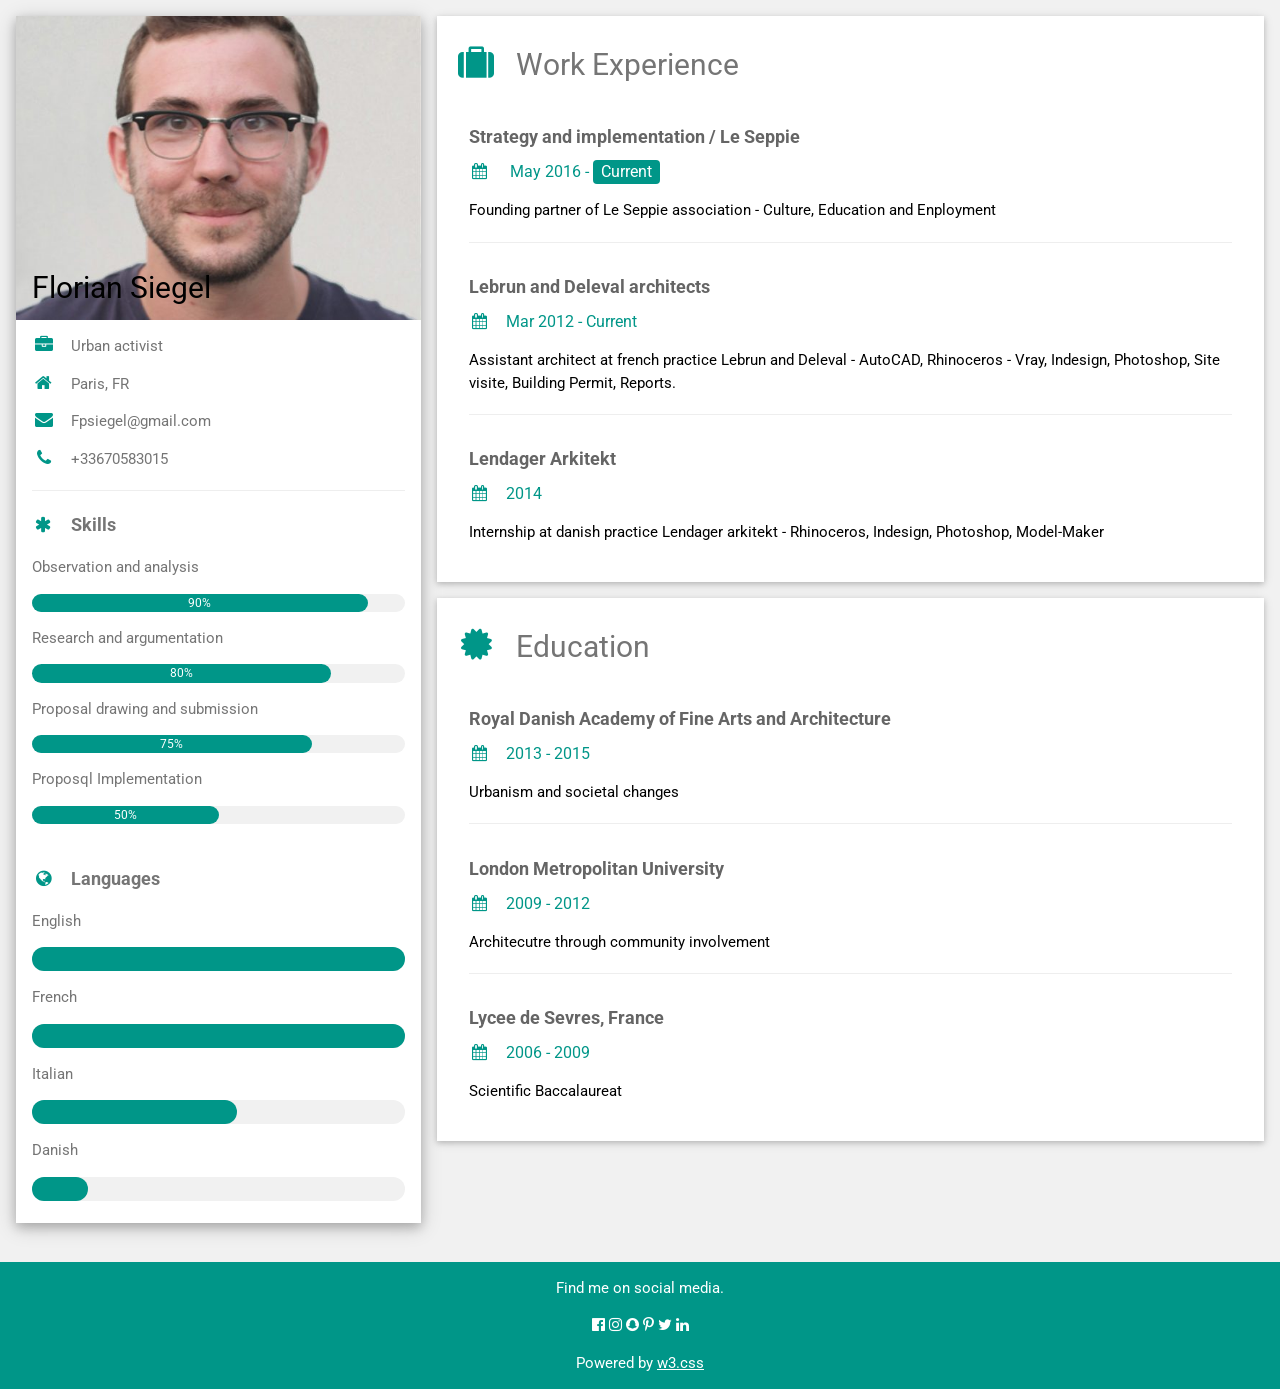
<file: cv_example.html>
<!DOCTYPE html>
<html>
<title>WFlorian Siegel - CV</title>
<meta charset="UTF-8">
<meta name="viewport" content="width=device-width, initial-scale=1">
<link rel="stylesheet" href="https://www.w3schools.com/w3css/4/w3.css">
<link rel='stylesheet' href='https://fonts.googleapis.com/css?family=Roboto'>
<link rel="stylesheet" href="https://cdnjs.cloudflare.com/ajax/libs/font-awesome/4.7.0/css/font-awesome.min.css">
<style>
html,body,h1,h2,h3,h4,h5,h6 {font-family: "Roboto", sans-serif}
</style>
<body class="w3-light-grey">

<!-- Page Container -->
<div class="w3-content w3-margin-top" style="max-width:1400px;">

  <!-- The Grid -->
  <div class="w3-row-padding">
  
    <!-- Left Column -->
    <div class="w3-third">
    
      <div class="w3-white w3-text-grey w3-card-4">
        <div class="w3-display-container">
          <img src="images/florian_pic.jpg" style="width:100%" alt="Avatar">
          <div class="w3-display-bottomleft w3-container w3-text-black">
            <h2>Florian Siegel</h2>
          </div>
        </div>
        <div class="w3-container">
          <p><i class="fa fa-briefcase fa-fw w3-margin-right w3-large w3-text-teal"></i>Urban activist</p>
          <p><i class="fa fa-home fa-fw w3-margin-right w3-large w3-text-teal"></i>Paris, FR</p>
          <p><i class="fa fa-envelope fa-fw w3-margin-right w3-large w3-text-teal"></i>Fpsiegel@gmail.com</p>
          <p><i class="fa fa-phone fa-fw w3-margin-right w3-large w3-text-teal"></i>+33670583015</p>
          <hr>

          <p class="w3-large"><b><i class="fa fa-asterisk fa-fw w3-margin-right w3-text-teal"></i>Skills</b></p>
          <p>Observation and analysis</p>
          <div class="w3-light-grey w3-round-xlarge w3-small">
            <div class="w3-container w3-center w3-round-xlarge w3-teal" style="width:90%">90%</div>
          </div>
          <p>Research and argumentation</p>
          <div class="w3-light-grey w3-round-xlarge w3-small">
            <div class="w3-container w3-center w3-round-xlarge w3-teal" style="width:80%">
              <div class="w3-center w3-text-white">80%</div>
            </div>
          </div>
          <p>Proposal drawing and submission</p>
          <div class="w3-light-grey w3-round-xlarge w3-small">
            <div class="w3-container w3-center w3-round-xlarge w3-teal" style="width:75%">75%</div>
          </div>
          <p>Proposql Implementation</p>
          <div class="w3-light-grey w3-round-xlarge w3-small">
            <div class="w3-container w3-center w3-round-xlarge w3-teal" style="width:50%">50%</div>
          </div>
          <br>

          <p class="w3-large w3-text-theme"><b><i class="fa fa-globe fa-fw w3-margin-right w3-text-teal"></i>Languages</b></p>
          <p>English</p>
          <div class="w3-light-grey w3-round-xlarge">
            <div class="w3-round-xlarge w3-teal" style="height:24px;width:100%"></div>
          </div>
          <p>French</p>
          <div class="w3-light-grey w3-round-xlarge">
            <div class="w3-round-xlarge w3-teal" style="height:24px;width:100%"></div>
          </div>
          <p>Italian</p>
          <div class="w3-light-grey w3-round-xlarge">
            <div class="w3-round-xlarge w3-teal" style="height:24px;width:55%"></div>
          </div>
          <p>Danish</p>
          <div class="w3-light-grey w3-round-xlarge">
            <div class="w3-round-xlarge w3-teal" style="height:24px;width:15%"></div>
          </div>
          <br>
        </div>
      </div><br>

    <!-- End Left Column -->
    </div>

    <!-- Right Column -->
    <div class="w3-twothird">
    
      <div class="w3-container w3-card w3-white w3-margin-bottom">
        <h2 class="w3-text-grey w3-padding-16"><i class="fa fa-suitcase fa-fw w3-margin-right w3-xxlarge w3-text-teal"></i>Work Experience</h2>
        <div class="w3-container">
          <h5 class="w3-opacity"><b> Strategy and implementation / Le Seppie</b></h5>
          <h6 class="w3-text-teal"><i class="fa fa-calendar fa-fw w3-margin-right"></i> May 2016 - <span class="w3-tag w3-teal w3-round">Current</span></h6>
          <p> Founding partner of Le Seppie association - Culture, Education and Enployment</p>
          <hr>
        </div>
        <div class="w3-container">
          <h5 class="w3-opacity"><b>Lebrun and Deleval architects</b></h5>
          <h6 class="w3-text-teal"><i class="fa fa-calendar fa-fw w3-margin-right"></i>Mar 2012 - Current</h6>
          <p>Assistant architect at french practice Lebrun and Deleval - AutoCAD, Rhinoceros - Vray, Indesign, Photoshop, Site visite, Building Permit, Reports. </p>
          <hr>
        </div>
        <div class="w3-container">
          <h5 class="w3-opacity"><b>Lendager Arkitekt</b></h5>
          <h6 class="w3-text-teal"><i class="fa fa-calendar fa-fw w3-margin-right"></i>2014</h6>
          <p>Internship at danish practice Lendager arkitekt - Rhinoceros, Indesign, Photoshop, Model-Maker </p><br>
        </div>
      </div>

      <div class="w3-container w3-card w3-white">
        <h2 class="w3-text-grey w3-padding-16"><i class="fa fa-certificate fa-fw w3-margin-right w3-xxlarge w3-text-teal"></i>Education</h2>
        <div class="w3-container">
          <h5 class="w3-opacity"><b>Royal Danish Academy of Fine Arts and Architecture</b></h5>
          <h6 class="w3-text-teal"><i class="fa fa-calendar fa-fw w3-margin-right"></i>2013 - 2015</h6>
          <p>Urbanism and societal changes</p>
          <hr>
        </div>
        <div class="w3-container">
          <h5 class="w3-opacity"><b>London Metropolitan University</b></h5>
          <h6 class="w3-text-teal"><i class="fa fa-calendar fa-fw w3-margin-right"></i>2009 - 2012</h6>
          <p>Architecutre through community involvement</p>
          <hr>
        </div>
        <div class="w3-container">
          <h5 class="w3-opacity"><b>Lycee de Sevres, France</b></h5>
          <h6 class="w3-text-teal"><i class="fa fa-calendar fa-fw w3-margin-right"></i>2006 - 2009</h6>
          <p>Scientific Baccalaureat</p><br>
        </div>
      </div>

    <!-- End Right Column -->
    </div>
    
  <!-- End Grid -->
  </div>
  
  <!-- End Page Container -->
</div>

<footer class="w3-container w3-teal w3-center w3-margin-top">
  <p>Find me on social media.</p>
  <i class="fa fa-facebook-official w3-hover-opacity"></i>
  <i class="fa fa-instagram w3-hover-opacity"></i>
  <i class="fa fa-snapchat w3-hover-opacity"></i>
  <i class="fa fa-pinterest-p w3-hover-opacity"></i>
  <i class="fa fa-twitter w3-hover-opacity"></i>
  <i class="fa fa-linkedin w3-hover-opacity"></i>
  <p>Powered by <a href="https://www.w3schools.com/w3css/default.asp" target="_blank">w3.css</a></p>
</footer>

</body>
</html>
</file>
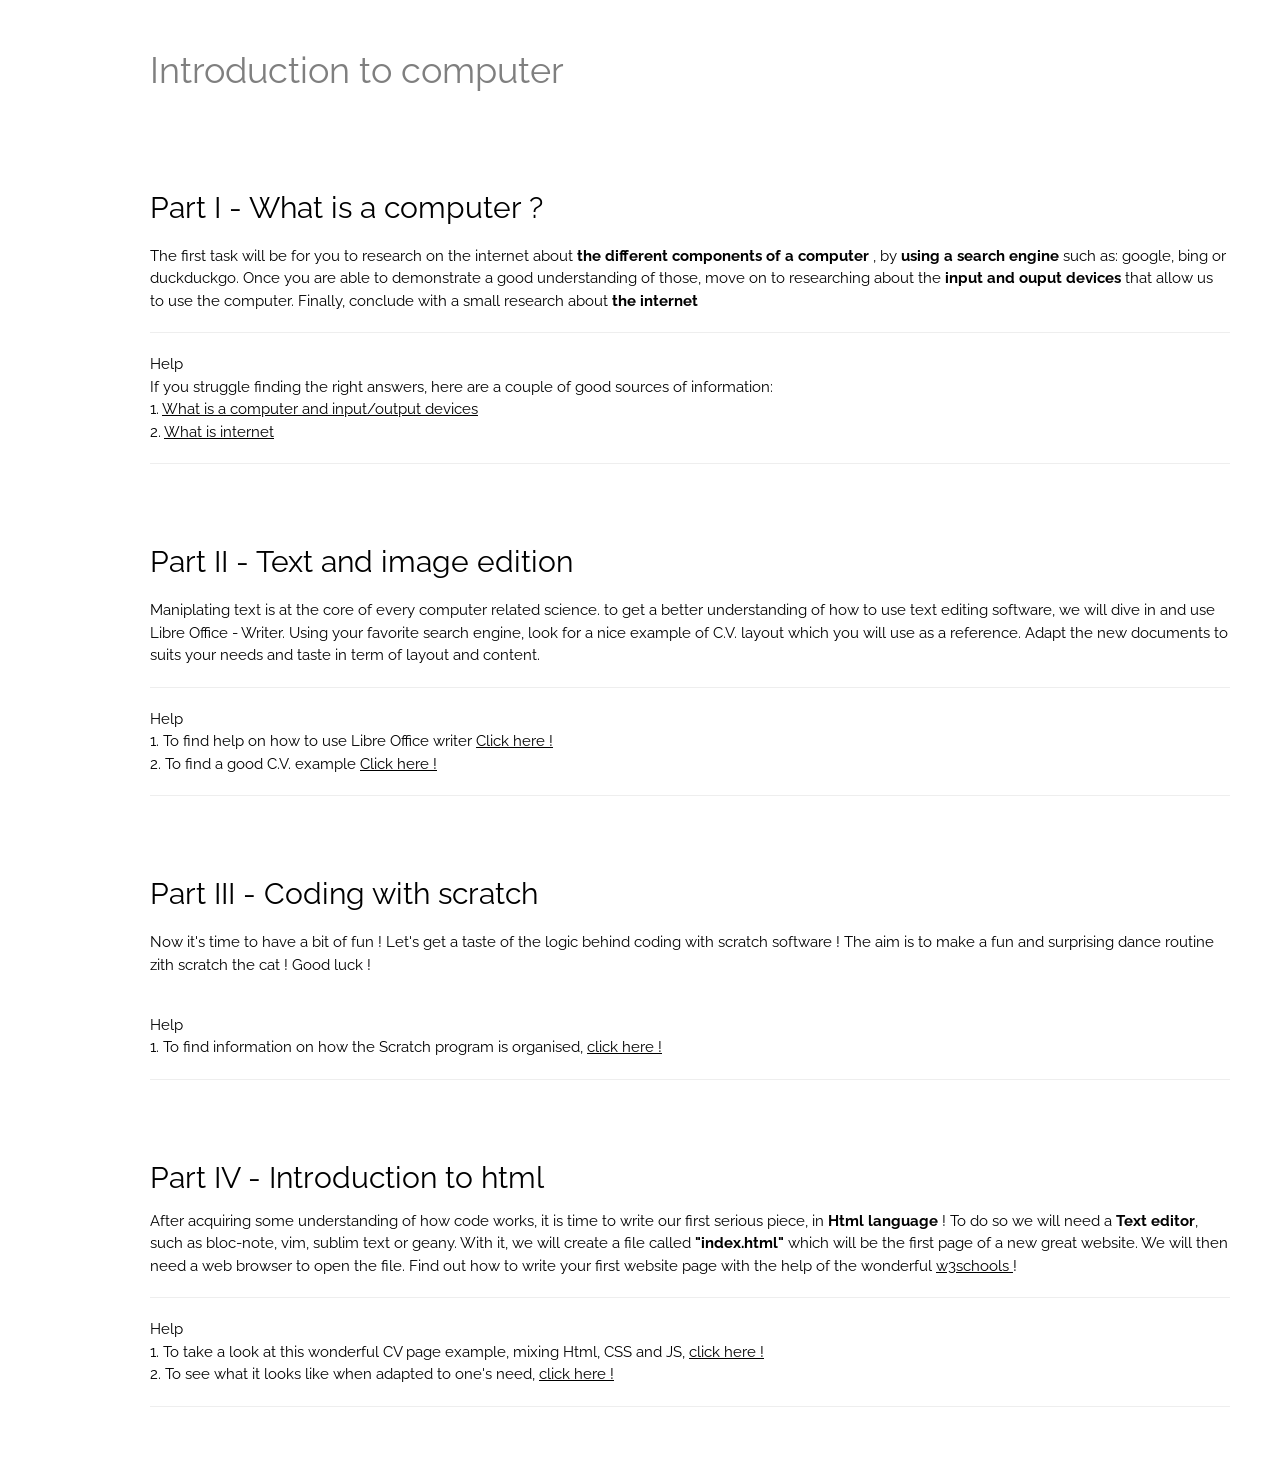
<file: intro_pc.html>
<head>
     <title> Introduction to computer </title>
     <meta charset="UTF-8">
     <meta name="description" content="Learn how to get started with computers">
    <meta name="keywords" content="Seppie,Seppie lab, html, css, larivoluzionedelleseppie, raspberrypi3, pi3, education, calabria, amantea">
    <meta name="author" content="Florian Siegel">
    <meta name="viewport" content="width=device-width, initial-scale=1.0">
    <meta property="og:title" content="The Seppie Lab">
    <meta property="og:description" content="A space for education and work on the edge of global economy.">
    <meta property="og:image" content="http://floriansiegel.com/wp-content/uploads/2017/12/Seppie_thumb2.jpg">
    <meta property="og:url" content="seppielab.tk">
    <meta name="twitter:title" content="The Seppie Lab">
    <meta name="twitter:description" content="A space for education and work on the edge of global economy.">
    <meta name="twitter:image" content="http://floriansiegel.com/wp-content/uploads/2017/12/Seppie_thumb2.jpg">
    <meta name="twitter:card" content="summary_large_image">
    <link rel="apple-touch-icon" sizes="180x180" href="/apple-touch-icon.png">
    <link rel="icon" type="image/png" sizes="16x16" href="/favicon-16x16.png">
    <link rel="icon" type="image/png" sizes="32x32" href="/favicon-32x32.png">
    <link rel="manifest" href="/manifest.json">
    <link rel="mask-icon" href="/safari-pinned-tab.svg" color="#5bbad5">
<link rel="stylesheet" href="https://www.w3schools.com/w3css/4/w3.css">
<link rel="stylesheet" href="https://fonts.googleapis.com/css?family=Raleway">
<link rel="stylesheet" href="https://cdnjs.cloudflare.com/ajax/libs/font-awesome/4.7.0/css/font-awesome.min.css">
<style>
html,body,h1,h2,h3,h4,h5 {font-family: "Raleway", sans-serif}
.home a {
    text-decoration: none;
}
</style>
</head>
<body>
     <div class="w3-main" style="margin-left:150px;margin-top:43px;margin-right: 50px">
                    <h1 class="home" style="background-color: rgba(255, 255, 255, 0.3); color: rgba(0, 0, 0, 0.5);"><a target="_blank" href="index.html"> Introduction to computer </a></h1>
                    <br><br><br>

<h2> Part I - What is a computer ? </h2>
<p> The first task will be for you to research on the internet about <b>the different components of a computer </b>, 
by <b> using a search engine</b> such as: google, bing or duckduckgo.
Once you are able to demonstrate a good understanding of those, 
move on to researching about the <b> input and ouput devices</b> that allow us to use the computer.
Finally, conclude with a small research about <b> the internet </b> </p>
<hr>
Help 
<br>
If you struggle finding the right answers, here are a couple of good sources of information:
<br>
1. <a href="https://en.wikipedia.org/wiki/Computer_hardware#Input_and_output_peripherals">What is a computer and input/output devices</a>
<br>
2. <a href="https://en.wikipedia.org/wiki/Internet">What is internet</a>
<hr>
     <br>
     <br>
<h2> Part II - Text and image edition </h2>
<p> Maniplating text is at the core of every computer related science.
to get a better understanding of how to use text editing software, we will dive in and use Libre Office - Writer.
Using your favorite search engine, look for a nice example of C.V. layout which you will use as a reference.
Adapt the new documents to suits your needs and taste in term of layout and content.
</p>
<hr>
Help 
<br>
1. To find help on how to use Libre Office writer <a href="https://computers.tutsplus.com/tutorials/getting-started-with-libreoffice-writer--cms-21700"> Click here !</a> <br>
2. To find a good C.V. example <a href="https://www.google.it/search?q=Cv+templates&source=lnms&tbm=isch&sa=X&ved=0ahUKEwi68b6V6ePXAhWHIuwKHdtXCnAQ_AUICigB&biw=1138&bih=590#imgrc=hML1R11CJXAItM:"> Click here !</a> <br>
<hr>
     <br>
     <br>
<h2> Part III - Coding with scratch </h2>
<p> Now it's time to have a bit of fun ! Let's get a taste of the logic behind coding with scratch software !
The aim is to make a fun and surprising dance routine zith scratch the cat ! Good luck ! </p>
<br>
Help 
<br>
1. To find information on how the Scratch program is organised, <a href="https://github.com/raspberrypilearning/getting-started-with-scratch"> click here ! </a>
<hr>
     <br>
     <br>
<h2> Part IV - Introduction to html </h2>
After acquiring some understanding of how code works, it is time to write our first serious piece, in <b> Html language</b> !
To do so we will need a <b> Text editor</b>, such as bloc-note, vim, sublim text or geany. 
With it, we will create a file called <b> "index.html"</b> which will be the first page of a new great website.
We will then need a web browser to open the file. Find out how to write your first website page with the help of the wonderful <a href="https://www.w3schools.com/html/default.asp"> w3schools </a> !
<hr>
Help 
<br>
1. To take a look at this wonderful CV page example, mixing Html, CSS and JS, <a href="https://www.w3schools.com/w3css/tryit.asp?filename=tryw3css_templates_cv&stacked=h"> click here !</a> <br>
2. To see what it looks like when adapted to one's need, <a href="cv_example.html"> click here !</a> 
<hr>
     <br>
     <br>

<!--
intro for html
//https://www.w3.org/MarkUp/Guide/
-->
</div>
</body>
</file>
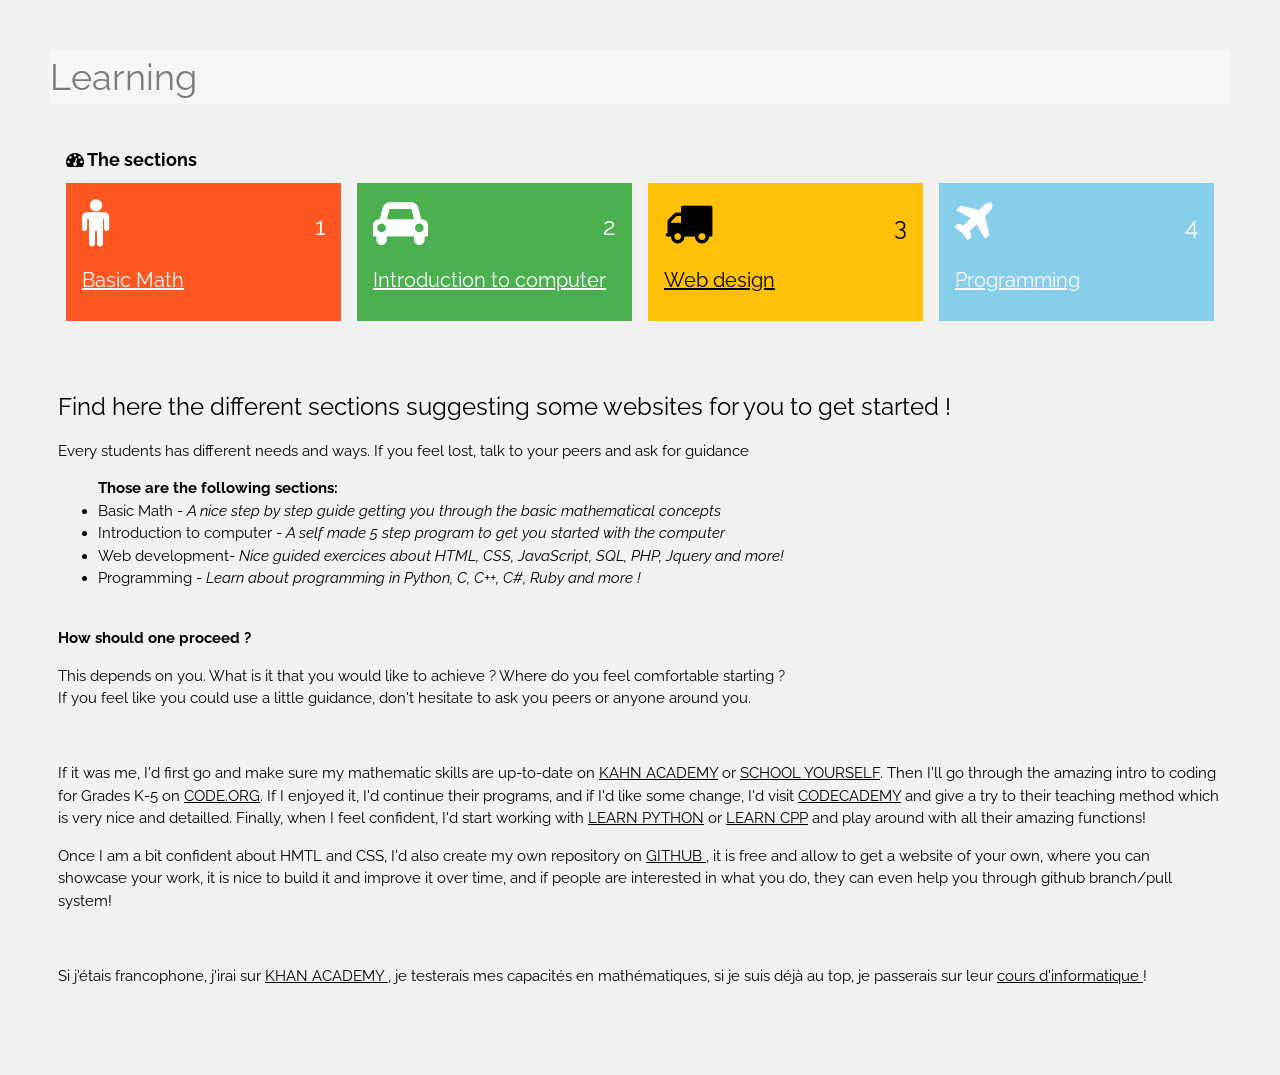
<file: Learning.html>
<head>
  <title> Seppie - Learning </title>
  <meta charset="UTF-8">
  <meta name="description" content="The web face of the Seppie Lab">
    <meta name="keywords" content="Seppie,Seppie lab, html, css, larivoluzionedelleseppie, raspberrypi3, pi3, education, calabria, amantea">
    <meta name="author" content="Florian Siegel">
    <meta name="viewport" content="width=device-width, initial-scale=1.0">
    <meta property="og:title" content="The Seppie Lab">
    <meta property="og:description" content="A space for education and work on the edge of global economy.">
    <meta property="og:image" content="http://floriansiegel.com/wp-content/uploads/2017/12/Seppie_thumb2.jpg">
    <meta property="og:url" content="seppielab.tk">
    <meta name="twitter:title" content="The Seppie Lab">
    <meta name="twitter:description" content="A space for education and work on the edge of global economy.">
    <meta name="twitter:image" content="http://floriansiegel.com/wp-content/uploads/2017/12/Seppie_thumb2.jpg">
    <meta name="twitter:card" content="summary_large_image">
    <link rel="apple-touch-icon" sizes="180x180" href="/apple-touch-icon.png">
    <link rel="icon" type="image/png" sizes="16x16" href="/favicon-16x16.png">
    <link rel="icon" type="image/png" sizes="32x32" href="/favicon-32x32.png">
    <link rel="manifest" href="/manifest.json">
    <link rel="mask-icon" href="/safari-pinned-tab.svg" color="#5bbad5">
<link rel="stylesheet" href="https://www.w3schools.com/w3css/4/w3.css">
<link rel="stylesheet" href="https://fonts.googleapis.com/css?family=Raleway">
<link rel="stylesheet" href="https://cdnjs.cloudflare.com/ajax/libs/font-awesome/4.7.0/css/font-awesome.min.css">
<style>
html,body,h1,h2,h3,h4,h5 {font-family: "Raleway", sans-serif}
.home a {
    text-decoration: none;
}
</style>
</head>
<body class="w3-light-grey">

<body>
 <div class="w3-main" style="margin-left:50px;margin-top:50px;margin-right: 50px;margin-bottom: 50px">
 		<h1 class="home" style="background-color: rgba(255, 255, 255, 0.3); color: rgba(0, 0, 0, 0.5);"><a target="_blank" href="index.html"> Learning </a></h1>
	 <header class="w3-container" style="padding-top:22px">
    <h5><b><i class="fa fa-dashboard"></i> The sections</b></h5>
  </header>
  <div class="w3-row-padding w3-margin-bottom">
    <div class="w3-quarter">
      <div class="w3-container w3-deep-orange w3-padding-16">
        <div class="w3-left"><i class="fa fa-male w3-xxxlarge"></i></div>
        <div class="w3-right">
          <h3>1</h3>
        </div>
        <div class="w3-clear"></div>
        <a target="_blank" href="https://schoolyourself.org/"><h4>Basic Math</h4></a>
      </div>
    </div>
    <div class="w3-quarter">
      <div class="w3-container w3-green w3-padding-16">
        <div class="w3-left"><i class="fa fa-car w3-xxxlarge"></i></div>
        <div class="w3-right">
          <h3>2</h3>
        </div>
        <div class="w3-clear"></div>
        <a target="_blank" href="intro_pc.html"><h4>Introduction to computer</h4></a>
      </div>
    </div>
    <div class="w3-quarter">
      <div class="w3-container w3-amber w3-padding-16">
        <div class="w3-left"><i class="fa fa-truck w3-xxxlarge"></i></div>
        <div class="w3-right">
          <h3>3</h3>
        </div>
        <div class="w3-clear"></div>
        <a target="_blank" href="https://www.codecademy.com"><h4>Web design</h4></a>
      </div>
    </div>
    <div class="w3-quarter">
      <div class="w3-container w3-light-blue w3-text-white w3-padding-16">
        <div class="w3-left"><i class="fa fa-plane w3-xxxlarge"></i></div>
        <div class="w3-right">
          <h3>4</h3>
        </div>
        <div class="w3-clear"></div>
        <A target="_blank" HREF="https://www.learnpython.org/"><h4>Programming</h4></a></A>
      </div>
      <br>
      <br>
      <br>
    </div>
<h3> Find here the different sections suggesting some websites for you to get started ! </h3>
<p> Every students has different needs and ways. If you feel lost, talk to your peers and ask for guidance </p>
<ul><b> Those are the following sections:</b>
  <br>
<li> Basic Math -<em> A nice step by step guide getting you through the basic mathematical concepts</em></li>
<li> Introduction to computer -<em> A self made 5 step program to get you started with the computer</em></li>
<li> Web development-<em> Nice guided exercices about HTML, CSS, JavaScript, SQL, PHP, Jquery and more!</em></li>
<li> Programming -<em> Learn about programming in Python, C, C++, C#, Ruby and more !
</em></li></ul>
<br>
<b> How should one proceed ?</b>

<p> This depends on you. What is it that you would like to achieve ? Where do you feel comfortable starting ? <br> If you feel like you could use a little guidance, don't hesitate to ask you peers or anyone around you. </p>
<br>
<p> If it was me, I'd first go and make sure my mathematic skills are up-to-date on <A target="_blank" HREF="https://www.khanacademy.org/">KAHN ACADEMY</A> or <A target="_blank" HREF="https://schoolyourself.org/">SCHOOL YOURSELF</A>. Then I'll go through the amazing intro to coding for Grades K-5 on <A target="_blank" HREF="https://code.org">CODE.ORG</A>. If I enjoyed it, I'd continue their programs, and if I'd like some change, I'd visit <A target="_blank" HREF="https://www.codecademy.com/">CODECADEMY</A> and give a try to their teaching method which is very nice and detailled. Finally, when I feel confident, I'd start working with <A target="_blank" HREF="https://www.learnpython.org/">LEARN PYTHON</A> or <A target="_blank" HREF="https://www.learncpp.org/">LEARN CPP</A> and play around with all their amazing functions!</p>
<p> Once I am a bit confident about HMTL and CSS, I'd also create my own repository on <A target="_blank" HREF="https://github.com"> GITHUB </A>, it is free and allow to get a website of your own, where you can showcase your work, it is nice to build it and improve it over time, and if people are interested in what you do, they can even help you through github branch/pull system! </p>
<br>
<p> Si j'étais francophone, j'irai sur <A target="_blank" HREF="https://fr.khanacademy.org/math"> KHAN ACADEMY </A>, je testerais mes capacités en mathématiques, si je suis déjà au top, je passerais sur leur <A target="_blank" HREF="https://fr.khanacademy.org/computing/computer-programming"> cours d'informatique </A> !
<br>
<br>
</body>
</file>
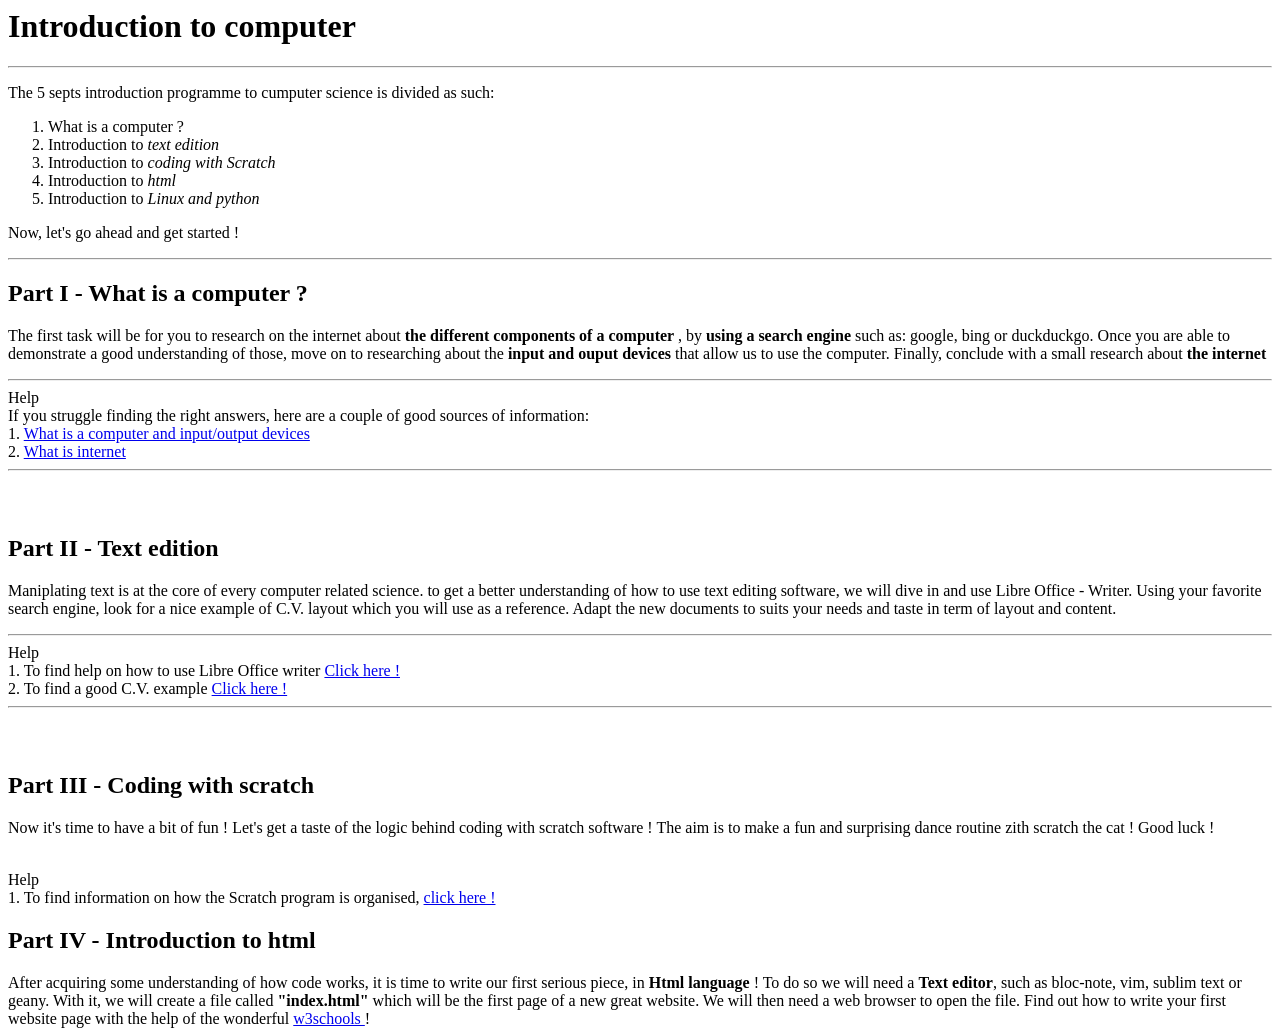
<file: page 01.html>
<head>
	<link rel="shortcut icon" href="images/logo_seppie.jpg">
	<title> Computer course organisation</title>
</head>

<body>
<h1> Introduction to computer </h1>

<hr>

<p> The 5 septs introduction programme to cumputer science is divided as such:</p>

<ol>
<li> What is a computer ?</li>
<li> Introduction to <em>text edition</em></li>
<li> Introduction to <em>coding with Scratch</em></li>
<li> Introduction to <em>html</em></li>
<li> Introduction to <em>Linux and python</em></li></ol>

<p> Now, let's go ahead and get started ! </p>

<hr>

<h2> Part I - What is a computer ? </h2>

<p> The first task will be for you to research on the internet about <b>the different components of a computer </b>, 
by <b> using a search engine</b> such as: google, bing or duckduckgo.
Once you are able to demonstrate a good understanding of those, 
move on to researching about the <b> input and ouput devices</b> that allow us to use the computer.
Finally, conclude with a small research about <b> the internet </b> </p>

<hr>

Help <br>
If you struggle finding the right answers, here are a couple of good sources of information:
<br>
1. <a href="https://en.wikipedia.org/wiki/Computer_hardware#Input_and_output_peripherals">What is a computer and input/output devices</a>
<br>
2. <a href="https://en.wikipedia.org/wiki/Internet">What is internet</a>

<hr>
     <br>
     <br>
     
<h2> Part II - Text edition </h2>

<p> Maniplating text is at the core of every computer related science.
to get a better understanding of how to use text editing software, we will dive in and use Libre Office - Writer.
Using your favorite search engine, look for a nice example of C.V. layout which you will use as a reference.
Adapt the new documents to suits your needs and taste in term of layout and content.</p>

<hr>
Help <br>
1. To find help on how to use Libre Office writer <a href="https://en.wikipedia.org/wiki/Internet"> Click here !</a> <br>
2. To find a good C.V. example <a href="https://en.wikipedia.org/wiki/Internet"> Click here !</a> <br>

<hr>

<br>
<br>

<h2> Part III - Coding with scratch </h2>

<p> Now it's time to have a bit of fun ! Let's get a taste of the logic behind coding with scratch software !
The aim is to make a fun and surprising dance routine zith scratch the cat ! Good luck ! </p>

<br>
Help <br>
1. To find information on how the Scratch program is organised, <a href="https://github.com/raspberrypilearning/getting-started-with-scratch"> click here ! </a>
<br>


<h2> Part IV - Introduction to html </h2>

After acquiring some understanding of how code works, it is time to write our first serious piece, in <b> Html language</b> !
To do so we will need a <b> Text editor</b>, such as bloc-note, vim, sublim text or geany. 
With it, we will create a file called <b> "index.html"</b> which will be the first page of a new great website.
We will then need a web browser to open the file. Find out how to write your first website page with the help of the wonderful <a href="https://www.w3schools.com/html/default.asp"> w3schools </a> !

<!--
intro for html
//https://www.w3.org/MarkUp/Guide/
-->

</body>
</file>
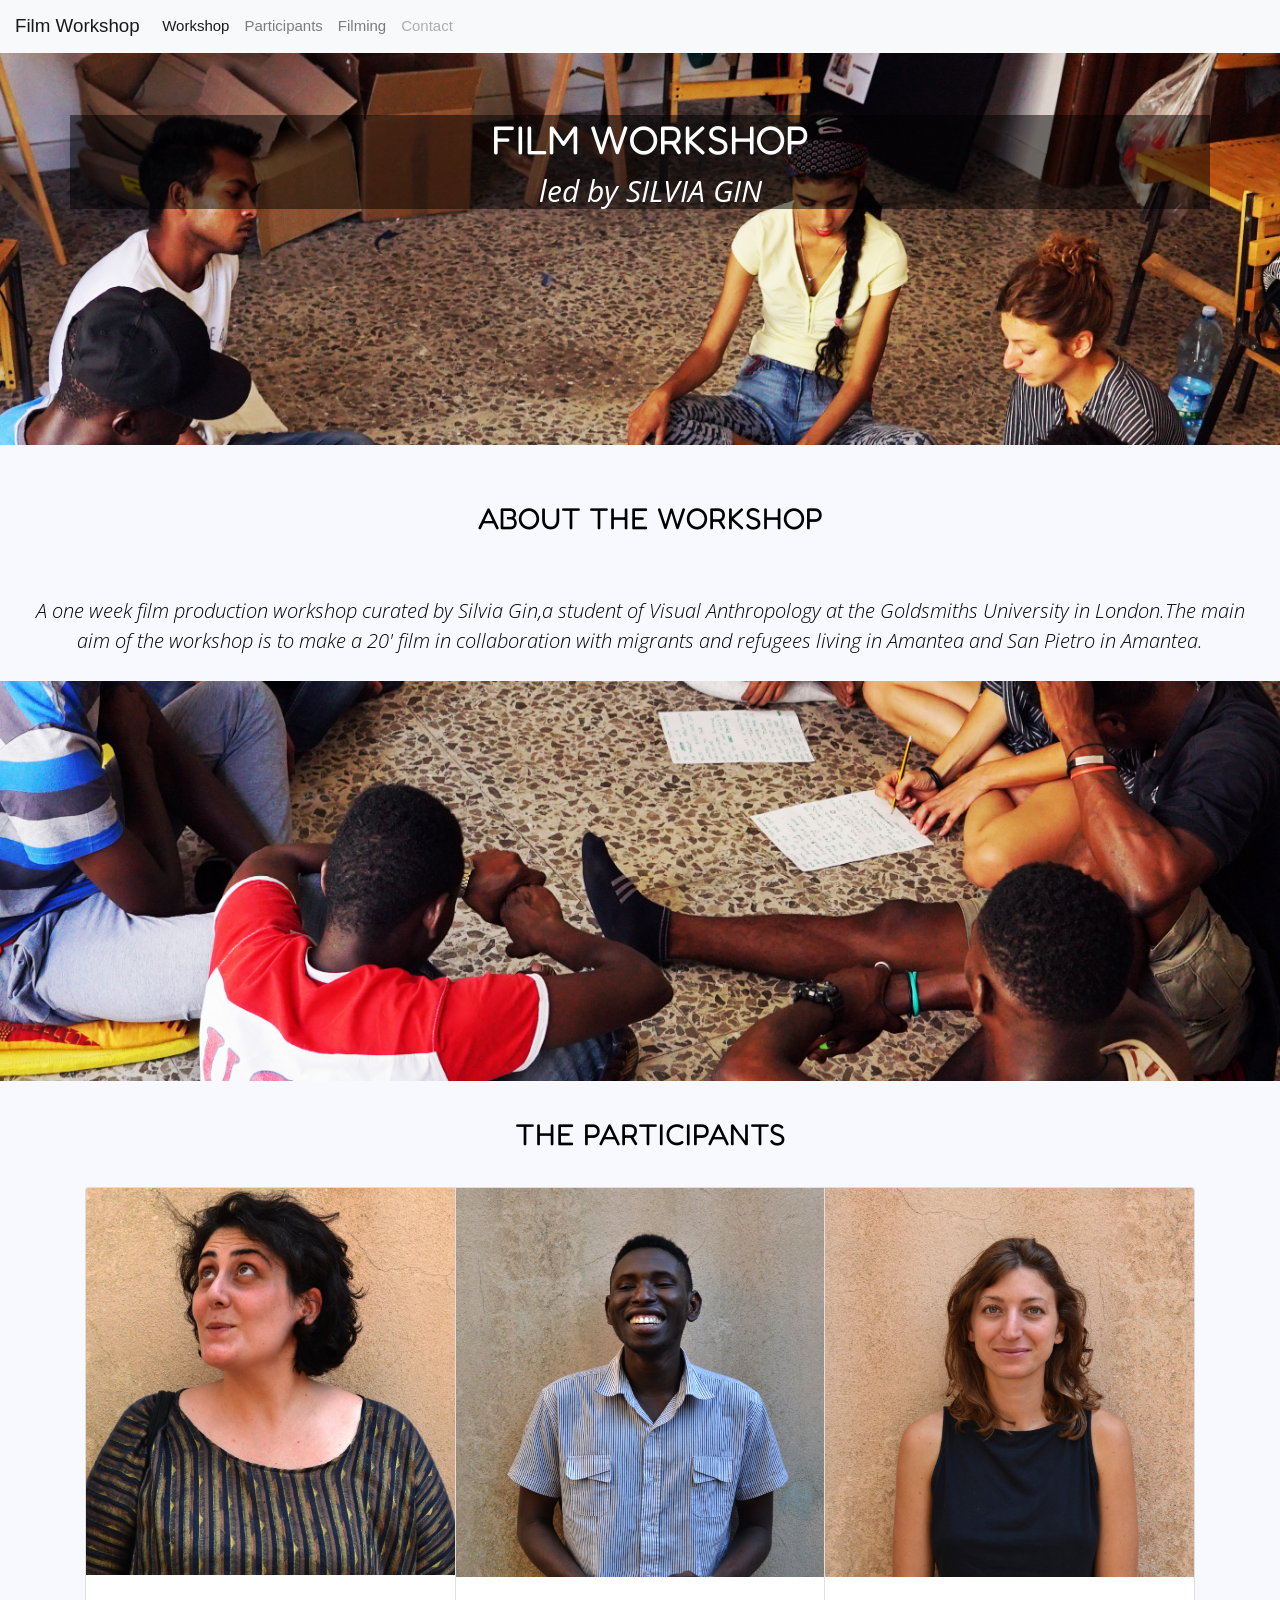
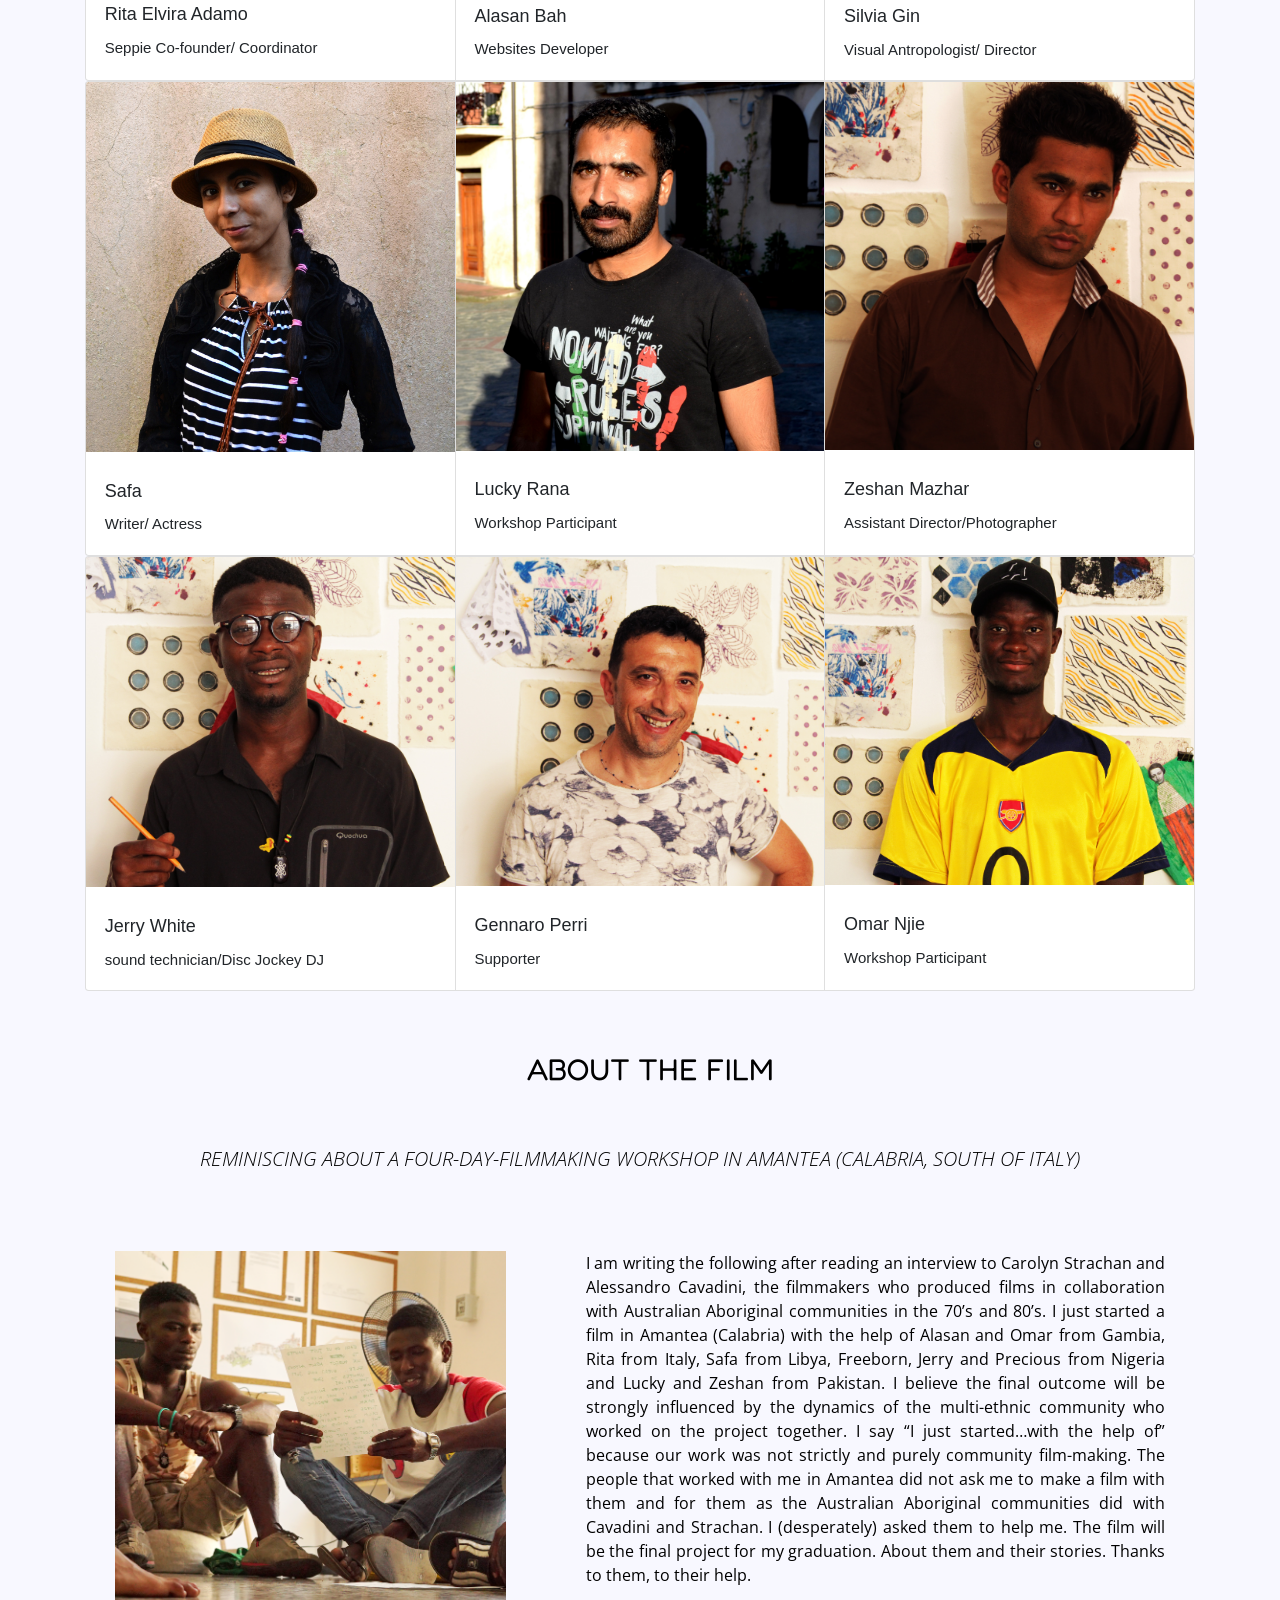
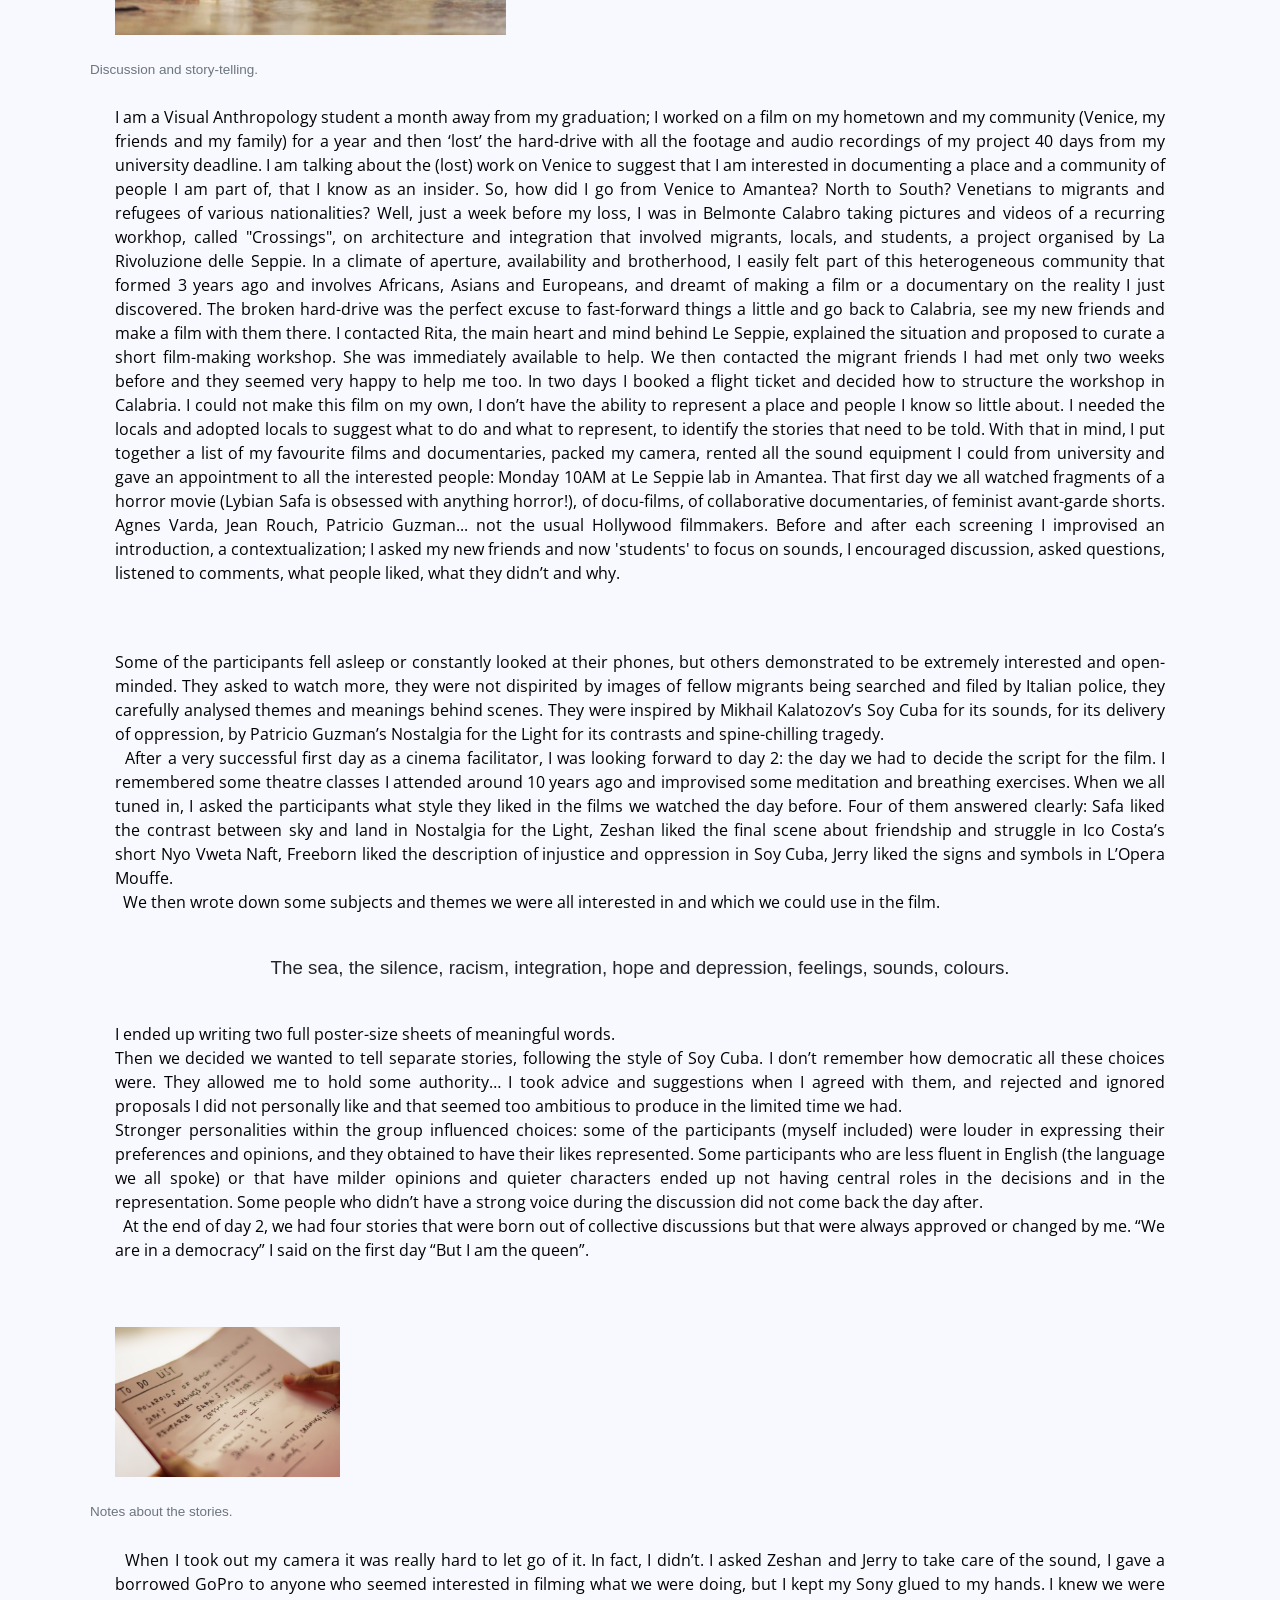
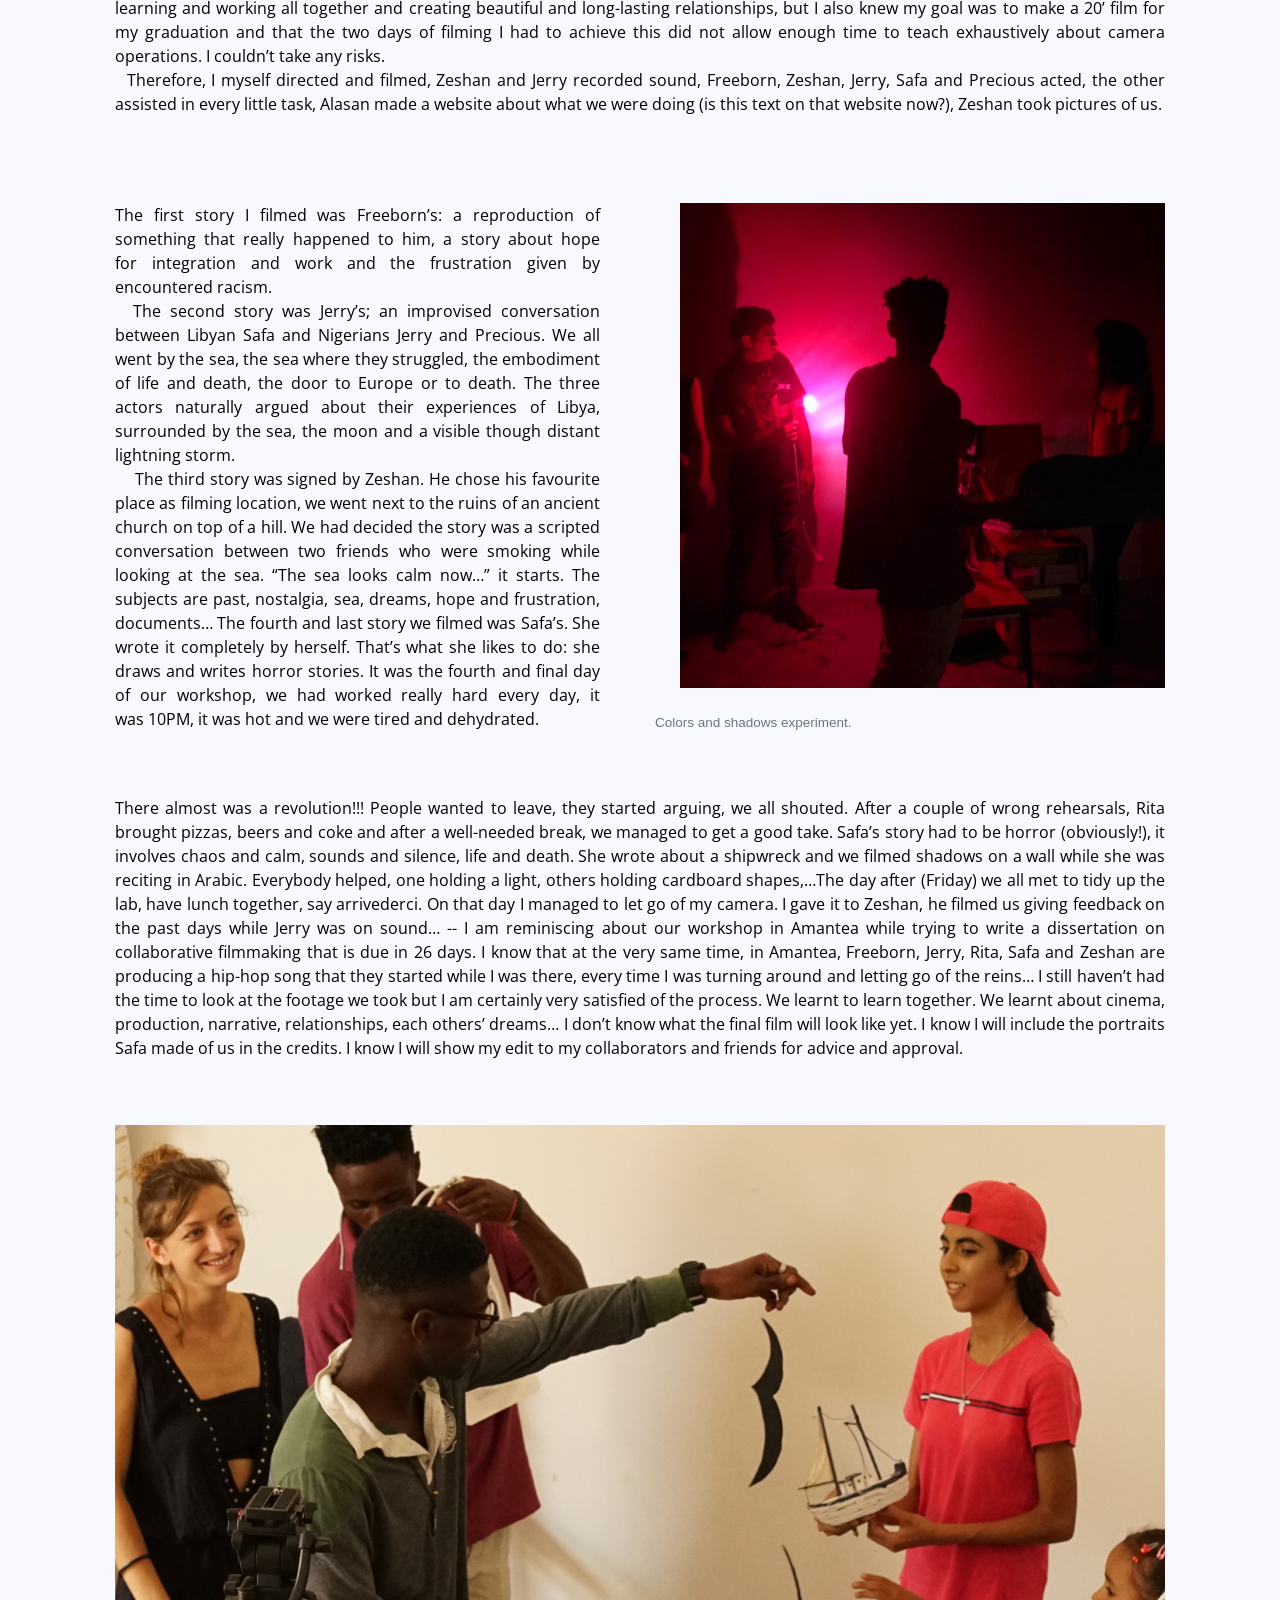
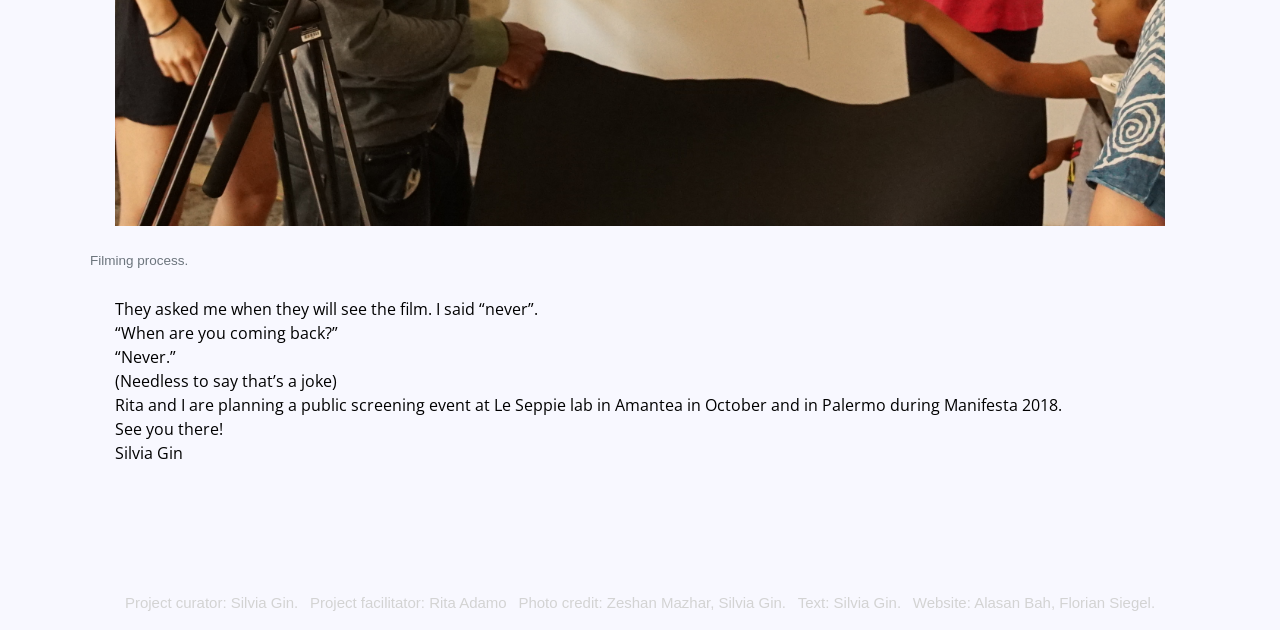
<file: Workshop2.html>
<!doctype html>
<html lang="en">

<head>
    <meta charset="utf-8">
         <meta name="viewport" content="width=device-width, initial-scale=1, shrink-to-fit=no">
           <meta name="description" content=" The story of a film workshop led by Silvia Gin and supported by Le Seppie">
        <meta name="author" content="Alasan Bah - Florian Siegel">
          <meta property="og:description" content="The story of a film workshop led by Silvia Gin and supported by Le Seppie">
                <meta property="og:image" content="img/NIghtwork.jpg">
      <meta name="title" content="Film Workshop by Silvia Gin">



    <link rel="icon" href="../../../../favicon.ico">

        <title>Film Workshop by Silvia Gin</title>

    <!-- Bootstrap core CSS -->
      <script src="https://code.jquery.com/jquery-3.2.1.slim.min.js" integrity="sha384-KJ3o2DKtIkvYIK3UENzmM7KCkRr/rE9/Qpg6aAZGJwFDMVNA/GpGFF93hXpG5KkN" crossorigin="anonymous"></script>
<script src="https://cdnjs.cloudflare.com/ajax/libs/popper.js/1.12.9/umd/popper.min.js" integrity="sha384-ApNbgh9B+Y1QKtv3Rn7W3mgPxhU9K/ScQsAP7hUibX39j7fakFPskvXusvfa0b4Q" crossorigin="anonymous"></script>
           <link rel="stylesheet" href="https://stackpath.bootstrapcdn.com/bootstrap/4.1.1/css/bootstrap.min.css" integrity="sha384-WskhaSGFgHYWDcbwN70/dfYBj47jz9qbsMId/iRN3ewGhXQFZCSftd1LZCfmhktB" crossorigin="anonymous">
              <link href="https://fonts.googleapis.com/css?family=Fredoka+One" rel="stylesheet">
      <link rel="stylesheet" href="https://www.w3schools.com/w3css/4/w3.css">
      <link href="https://maxcdn.bootstrapcdn.com/font-awesome/4.4.0/css/font-awesome.min.css" rel="stylesheet"/>
          <link rel="stylesheet" href="WorkshopCSS.css">
      <link href="https://fonts.googleapis.com/css?family=Open+Sans" rel="stylesheet">

  </head>
    
    
    
<body>
    
    <!-- NAVIGATION -->
        
    <nav class="navbar navbar-expand-md navbar-light fixed-top bg-light">
  <a class="navbar-brand" href="#">Film Workshop</a>
  <button class="navbar-toggler" type="button" data-toggle="collapse" data-target="#navbarNavAltMarkup" aria-controls="navbarNavAltMarkup" aria-expanded="false" aria-label="Toggle navigation">
    <span class="navbar-toggler-icon"></span>
  </button>
  <div class="collapse navbar-collapse" id="navbarNavAltMarkup">
    <div class="navbar-nav">
      <a class="nav-item nav-link active" href="#Workshop">Workshop<span class="sr-only">(current)</span></a>
      <a class="nav-item nav-link" href="#Participants">Participants</a>
      <a class="nav-item nav-link" href="#Filming">Filming</a>
      <a class="nav-item nav-link disabled" href="#">Contact</a>
    </div>
  </div>
</nav>

<br>
<br>
    <!-- JUMBOTRON -->
            
<div class="jumbotron jumbotron-fluid bgimg">
  <div class="container" style="top: 50%; background:rgba(0,0,0,0.5);">
    <h1 class="title">FILM WORKSHOP </h1>
      <h1 class="stitle" style="color: white; padding-top: 0px; font-family: 'Open Sans';
    font-style: italic; padding-bottom: 0px;">led by SILVIA GIN</h1>  
  </div>
</div>
   
    <!-- ABOUT THE WORKSHOP -->
        
<div class="container.fluid text-centered">
                            <h1 class="stitle" id="Workshop"> ABOUT THE WORKSHOP</h1>
                    <div class="interest"> A one week film production workshop curated by Silvia Gin,a student of Visual Anthropology at the Goldsmiths University in London.The main aim of the workshop is to make a 20' film in collaboration with migrants and refugees living in Amantea and San Pietro in Amantea. </div> 
                        
<div class="bgimg2" alt="Responsive image"></div></div>
                        
    <!-- PARTICIPANTS -->
                        
<div class="container.fluid text-centered">
    <h1 class="stitle" id="Participants"> THE PARTICIPANTS </h1>
<div class="container">                       
<div class="card-group">
  <div class="card">
    <img class="card-img-top" src="img/Rita.jpg" alt="Card image cap">
    <div class="card-body">
      <h5 class="card-title">Rita Elvira Adamo</h5>
      <p class="card-text">Seppie Co-founder/ Coordinator </p>
    </div>
  </div>
  <div class="card">
    <img class="card-img-top" src="img/Alasaan.jpg" alt="Card image cap">
    <div class="card-body">
      <h5 class="card-title">Alasan Bah</h5>
      <p class="card-text">Websites Developer</p>
    </div>
  </div>
  <div class="card">
    <img class="card-img-top" src="img/silvia.jpg" alt="Card image cap">
    <div class="card-body">
      <h5 class="card-title">Silvia Gin</h5>
      <p class="card-text">Visual Antropologist/ Director</p>
    </div>
  </div>
</div>

 <div class="card-group">
  <div class="card">
    <img class="card-img-top" src="img/safa.jpg" alt="Card image cap">
    <div class="card-body">
      <h5 class="card-title">Safa</h5>
      <p class="card-text"> Writer/ Actress</p>
    </div>
  </div>
  <div class="card">
    <img class="card-img-top" src="img/lucky.jpg" alt="Card image cap">
    <div class="card-body">
      <h5 class="card-title">Lucky Rana</h5>
      <p class="card-text">Workshop Participant</p>
    </div>
  </div>
  <div class="card">
    <img class="card-img-top" src="img/Zeshan.JPG" alt="Card image cap">
    <div class="card-body">
      <h5 class="card-title">Zeshan Mazhar</h5>
      <p class="card-text">Assistant Director/Photographer</p>
    </div>
  </div>
</div>
       <div class="card-group">
  <div class="card">
    <img class="card-img-top" src="img/jerry.JPG" alt="Card image cap">
    <div class="card-body">
      <h5 class="card-title">Jerry White</h5>
      <p class="card-text">sound technician/Disc Jockey DJ</p>
    </div>
  </div>
  <div class="card">
    <img class="card-img-top" src="img/Gennaro.JPG" alt="Card image cap">
    <div class="card-body">
      <h5 class="card-title">Gennaro Perri</h5>
      <p class="card-text">Supporter</p>
    </div>
  </div>
  <div class="card">
    <img class="card-img-top" src="img/omar.JPG" alt="Card image cap">
    <div class="card-body">
      <h5 class="card-title">Omar Njie</h5>
      <p class="card-text">Workshop Participant</p>
    </div>
  </div>
</div>
    </div> 
                     
 </div>   
    
    <!-- ABOUT THE FILM -->
<div class="container.fluid text-centered">
<h1 class="stitle" id="Filming" style="padding: 50px;"> 
    ABOUT THE FILM 
</h1>
<h1 class="interest" style=" padding-top: 0px; font-family: 'Open Sans'; font-style: italic;"> 
    REMINISCING ABOUT A FOUR-DAY-FILMMAKING WORKSHOP IN AMANTEA (CALABRIA, SOUTH OF ITALY) 
</h1>  </div>
                            
                            
   <!-- ARTICLES -->
<div class="container article">    
<div class="row">
    <div class="col-lg-5"><figure class="figure"> 
            <img src="img/discussion.png" class="imgarticle" alt="Responsive image">
             <figcaption class="figure-caption">Discussion and story-telling.</figcaption>
            </figure>
        </div>
    <div class="col-lg-7">                        
            <p class="text" style="text-align: justify">I am writing the following after reading an interview to Carolyn Strachan and Alessandro Cavadini, the filmmakers who produced films in collaboration with Australian Aboriginal communities in the 70’s and 80’s. I just started a film in Amantea (Calabria) with the help of Alasan and Omar from Gambia, Rita from Italy, Safa from Libya, Freeborn, Jerry and Precious from Nigeria and Lucky and Zeshan from Pakistan. I believe the final outcome will be strongly influenced by the dynamics of the multi-ethnic community who worked on the project together.
I say “I just started…with the help of” because our work was not strictly and purely community film-making. The people that worked with me in Amantea did not ask me to make a film with them and for them as the Australian Aboriginal communities did with Cavadini and Strachan. I (desperately) asked them to help me. The film will be the final project for my graduation. About them and their stories. Thanks to them, to their help.</p>
        </div>
</div>  
    <div class="row"><div class="col-lg-12"><p class="text" style="text-align: justify">
     I am a Visual Anthropology student a month away from my graduation; I worked on a film on my hometown and my community (Venice, my friends and my family) for a year and then ‘lost’ the hard-drive with all the footage and audio recordings of my project 40 days from my university deadline. I am talking about the (lost) work on Venice to suggest that I am interested in documenting a place and a community of people I am part of, that I know as an insider.
So, how did I go from Venice to Amantea? North to South? Venetians to migrants and refugees of various nationalities? Well, just a week before my loss, I was in Belmonte Calabro taking pictures and videos of a recurring workhop, called "Crossings", on architecture and integration that involved migrants, locals, and students, a project organised by La Rivoluzione delle Seppie.  In a climate of aperture, availability and brotherhood, I easily felt part of this heterogeneous community that formed 3 years ago and involves Africans, Asians and Europeans, and dreamt of making a film or a documentary on the reality I just discovered.
The broken hard-drive was the perfect excuse to fast-forward things a little and go back to Calabria, see my new friends and make a film with them there.
I contacted Rita, the main heart and mind behind Le Seppie, explained the situation and proposed to curate a short film-making workshop. She was immediately available to help. We then contacted the migrant friends I had met only two weeks before and they seemed very happy to help me too.   In two days I booked a flight ticket and decided how to structure the workshop in Calabria. I could not make this film on my own, I don’t have the ability to represent a place and people I know so little about. I needed the locals and adopted locals to suggest what to do and what to represent, to identify the stories that need to be told. With that in mind, I put together a list of my favourite films and documentaries, packed my camera, rented all the sound equipment I could from university and gave an appointment to all the interested people: Monday 10AM at Le Seppie lab in Amantea.
  That first day we all watched fragments of a horror movie (Lybian Safa is obsessed with anything horror!), of docu-films, of collaborative documentaries, of feminist avant-garde shorts. Agnes Varda, Jean Rouch, Patricio Guzman... not the usual Hollywood filmmakers. Before and after each screening I improvised an introduction, a contextualization; I asked my new friends and now 'students' to focus on sounds, I encouraged discussion, asked questions, listened to comments, what people liked, what they didn’t and why.
       </p> </div>  </div>  
<div class="row">
    <div class="col-lg-12">                        
            <p class="text" style="text-align: justify">
Some of the participants fell asleep or constantly looked at their phones, but others demonstrated to be extremely interested and open-minded. They asked to watch more, they were not dispirited by images of fellow migrants being searched and filed by Italian police, they carefully analysed themes and meanings behind scenes. They were inspired by Mikhail Kalatozov’s Soy Cuba for its sounds, for its delivery of oppression, by Patricio Guzman’s Nostalgia for the Light for its contrasts and spine-chilling tragedy.<br>
 
After a very successful first day as a cinema facilitator, I was looking forward to day 2: the day we had to decide the script for the film.
I remembered some theatre classes I attended around 10 years ago and improvised some meditation and breathing exercises.
When we all tuned in, I asked the participants what style they liked in the films we watched the day before. Four of them answered clearly: Safa liked the contrast between sky and land in Nostalgia for the Light, Zeshan liked the final scene about friendship and struggle in Ico Costa’s short Nyo Vweta Naft, Freeborn liked the description of injustice and oppression in Soy Cuba, Jerry liked the signs and symbols in L’Opera Mouffe.<br>
 
We then wrote down some subjects and themes we were all interested in and which we could use in the film. </p><blockquote class="blockquote">
  <p class="mb-0" style="text-align: center">The sea, the silence, racism, integration, hope and depression, feelings, sounds, colours.</p>
 </blockquote> <p class="text" style="text-align: justify"> I ended up writing two full poster-size sheets of meaningful words.<br>
Then we decided we wanted to tell separate stories, following the style of Soy Cuba. I don’t remember how democratic all these choices were. They allowed me to hold some authority…
I took advice and suggestions when I agreed with them, and rejected and ignored proposals I did not personally like and that seemed too ambitious to produce in the limited time we had.<br>
Stronger personalities within the group influenced choices: some of the participants (myself included) were louder in expressing their preferences and opinions, and they obtained to have their likes represented.
Some participants who are less fluent in English (the language we all spoke) or that have milder opinions and quieter characters ended up not having central roles in the decisions and in the representation. Some people who didn’t have a strong voice during the discussion did not come back the day after.<br>
 
At the end of day 2, we had four stories that were born out of collective discussions but that were always approved or changed by me. “We are in a democracy” I said on the first day “But I am the queen”.<br> </p>
                
        </div>       
</div>  
<div class="row">   
    <div class="col-lg-12">
        <figure class="figure"> <img src="img/Story.JPG" class="img-fluid imgarticle banner" alt="Responsive image" ><figcaption class="figure-caption">Notes about the stories.</figcaption></figure>
 </div> 
</div> 
<div class="row">
    <div class="col-lg-12">                        
            <p class="text" style="text-align: justify">
 
When I took out my camera it was really hard to let go of it. In fact, I didn’t. I asked Zeshan and Jerry to take care of the sound, I gave a borrowed GoPro to anyone who seemed interested in filming what we were doing, but I kept my Sony glued to my hands. I knew we were learning and working all together and creating beautiful and long-lasting relationships, but I also knew my goal was to make a 20’ film for my graduation and that the two days of filming I had to achieve this did not allow enough time to teach exhaustively about camera operations. I couldn’t take any risks.<br>
 
                Therefore, I myself directed and filmed, Zeshan and Jerry recorded sound, Freeborn, Zeshan, Jerry, Safa and Precious acted, the other assisted in every little task, Alasan made a website about what we were doing (is this text on that website now?), Zeshan took pictures of us.<br></p> </div> 
</div> 
<div class="row">
    <div class="col-lg-6"> <p class="text" style="text-align: justify">
The first story I filmed was Freeborn’s: a reproduction of something that really happened to him, a story about hope for integration and work and the frustration given by encountered racism.<br>
 
The second story was Jerry’s; an improvised conversation between Libyan Safa and Nigerians Jerry and Precious. We all went by the sea, the sea where they struggled, the embodiment of life and death, the door to Europe or to death. The three actors naturally argued about their experiences of Libya, surrounded by the sea, the moon and a visible though distant lightning storm.<br> 
 
The third story was signed by Zeshan. He chose his favourite place as filming location, we went next to the ruins of an ancient church on top of a hill. We had decided the story was a scripted conversation between two friends who were smoking while looking at the sea.
“The sea looks calm now…” it starts. The subjects are past, nostalgia, sea, dreams, hope and frustration, documents…

The fourth and last story we filmed was Safa’s. She wrote it completely by herself. That’s what she likes to do: she draws and writes horror stories.
It was the fourth and final day of our workshop, we had worked really hard every day, it was 10PM, it was hot and we were tired and dehydrated. 
            </div>
    <div class="col-lg-6">   <figure class="figure"> 
            <img src="img/NIghtwork.jpg" class="imgarticle" alt="Responsive image">
             <figcaption class="figure-caption">Colors and shadows experiment.</figcaption>
            </figure>
        </div>
</div>
<div class="row">
    <div class="col-lg-12" style="padding-y: 30px"> <p class="text" style="text-align: justify">  
          There almost was a revolution!!! People wanted to leave, they started arguing, we all shouted.
After a couple of wrong rehearsals, Rita brought pizzas, beers and coke and after a well-needed break, we managed to get a good take.
Safa’s story had to be horror (obviously!), it involves chaos and calm, sounds and silence, life and death. She wrote about a shipwreck and we filmed shadows on a wall while she was reciting in Arabic. Everybody helped, one holding a light, others holding cardboard shapes,…The day after (Friday) we all met to tidy up the lab, have lunch together, say arrivederci. On that day I managed to let go of my camera. I gave it to Zeshan, he filmed us giving feedback on the past days while Jerry was on sound…
-- I am reminiscing about our workshop in Amantea while trying to write a dissertation on collaborative filmmaking that is due in 26 days. I know that at the very same time, in Amantea, Freeborn, Jerry, Rita, Safa and Zeshan are producing a hip-hop song that they started while I was there, every time I was turning around and letting go of the reins…
I still haven’t had the time to look at the footage we took but I am certainly very satisfied of the process. We learnt to learn together. We learnt about cinema, production, narrative, relationships, each others’ dreams…
  I don’t know what the final film will look like yet. I know I will include the portraits Safa made of us in the credits. I know I will show my edit to my collaborators and friends for advice and approval.<br>
</p>
        </div>
</div>
<div class="row">   
<div class="col-lg-12">
    <figure class="figure"> <img src="img/final.JPG" class="img-fluid imgarticle" alt="Responsive image" ><figcaption class="figure-caption">Filming process.</figcaption></figure>
 </div> 
        </div> 
<div class="row">
    <div class="col-lg-12" style="padding-y: 30px"> <p class="text" style="text-align: justify"> 
      They asked me when they will see the film. I said “never”.<br>
“When are you coming back?”<br>
“Never.”<br>
(Needless to say that’s a joke)<br>
Rita and I are planning a public screening event at Le Seppie lab in Amantea in October and in Palermo during Manifesta 2018.<br>
See you there!<br>
        Silvia Gin<br></p>
    
    
         </div>
</div>
    
<br>
<br>
<br>
</div>

    <!-- CREDITS -->

<div class="container" style="align-content: center">
<ul class="list-inline" style="text-align: center; color: lightgrey" >
      <li class="list-inline-item">Project curator: Silvia Gin.</li>
  <li class="list-inline-item">Project facilitator: Rita Adamo</li>
  <li class="list-inline-item">Photo credit: Zeshan Mazhar, Silvia Gin.</li>
  <li class="list-inline-item">Text: Silvia Gin.</li>
  <li class="list-inline-item">Website: Alasan Bah, Florian Siegel.</li>
</ul>
        </div>
</body>
</file>
<file: WorkshopCSS.css>
body {
    background-color: ghostwhite;
}

.title {
    color: white;
    margin-left: 20px;
    text-align: center;
    font-family: 'Fredoka One';
    font-size: 40px; 
}

.stitle {
    padding-top: 25px;
    padding-left: 25px;
    padding-right: 25px;
    padding-bottom: 25px;
    color: black;
    margin-left: 20px;
    text-align: center;
    font-family: 'Fredoka One';
    font-size: 30px; 
}


.interest {
    color: black; 
    font-size: 20px; 
    text-align: center;
    padding: 25px;
    font-family: 'Open Sans';
    font-style: italic;
    font-weight: 100;
    font-variant: normal; 
}
.figure {
    margin: 0px;
}
.text {
    color: black; 
    font-size: 16px; 
    text-align: center;
    padding: 25px;
    font-family: 'Open Sans';
}

.jumbotron {

 background:transparent;
}

.article {
    padding: 20px;
}


.bgimg {
    min-height: 400px;
    background-image: url(img/workshoppic.JPG);
    background-position: 50% 0%;
    background-size: cover;
    background-repeat: no-repeat;
}
.bgimg2 {
    min-height: 400px;
    background-image: url(img/workshoppic.JPG);
    background-position: 50% 100%;
    background-size: cover;
    background-repeat: no-repeat;
}

.imgarticle {
        padding: 25px;
    max-width: 100%;
}

.banner {
        object-fit: cover;
    height: 200px;
    width: 100%;
}
/* IMAGE CAPTION 

    .caption {
  position: absolute;
  left: 0;
  top: 50%;
  width: 100%;
  text-align: center;
  color: #000;
  font-family: "Raleway", sans-serif
}
    .caption span.border {
        top: 50%;
  background-color: #111;
  color: #fff;
  padding: 18px;
  font-size: 25px;
  letter-spacing: 10px;
}

 PARALLAX EFFECTS 
*/
/* 
.parallax {
   The image used 
    background-image: url("img/workshoppic.JPG");

    Set a specific height
    min-height: 700px; 

     Create the parallax scrolling effect 
    background-attachment: fixed;
    background-position: center;
    background-repeat: no-repeat;
    background-size: cover;
}

*/
</file>
